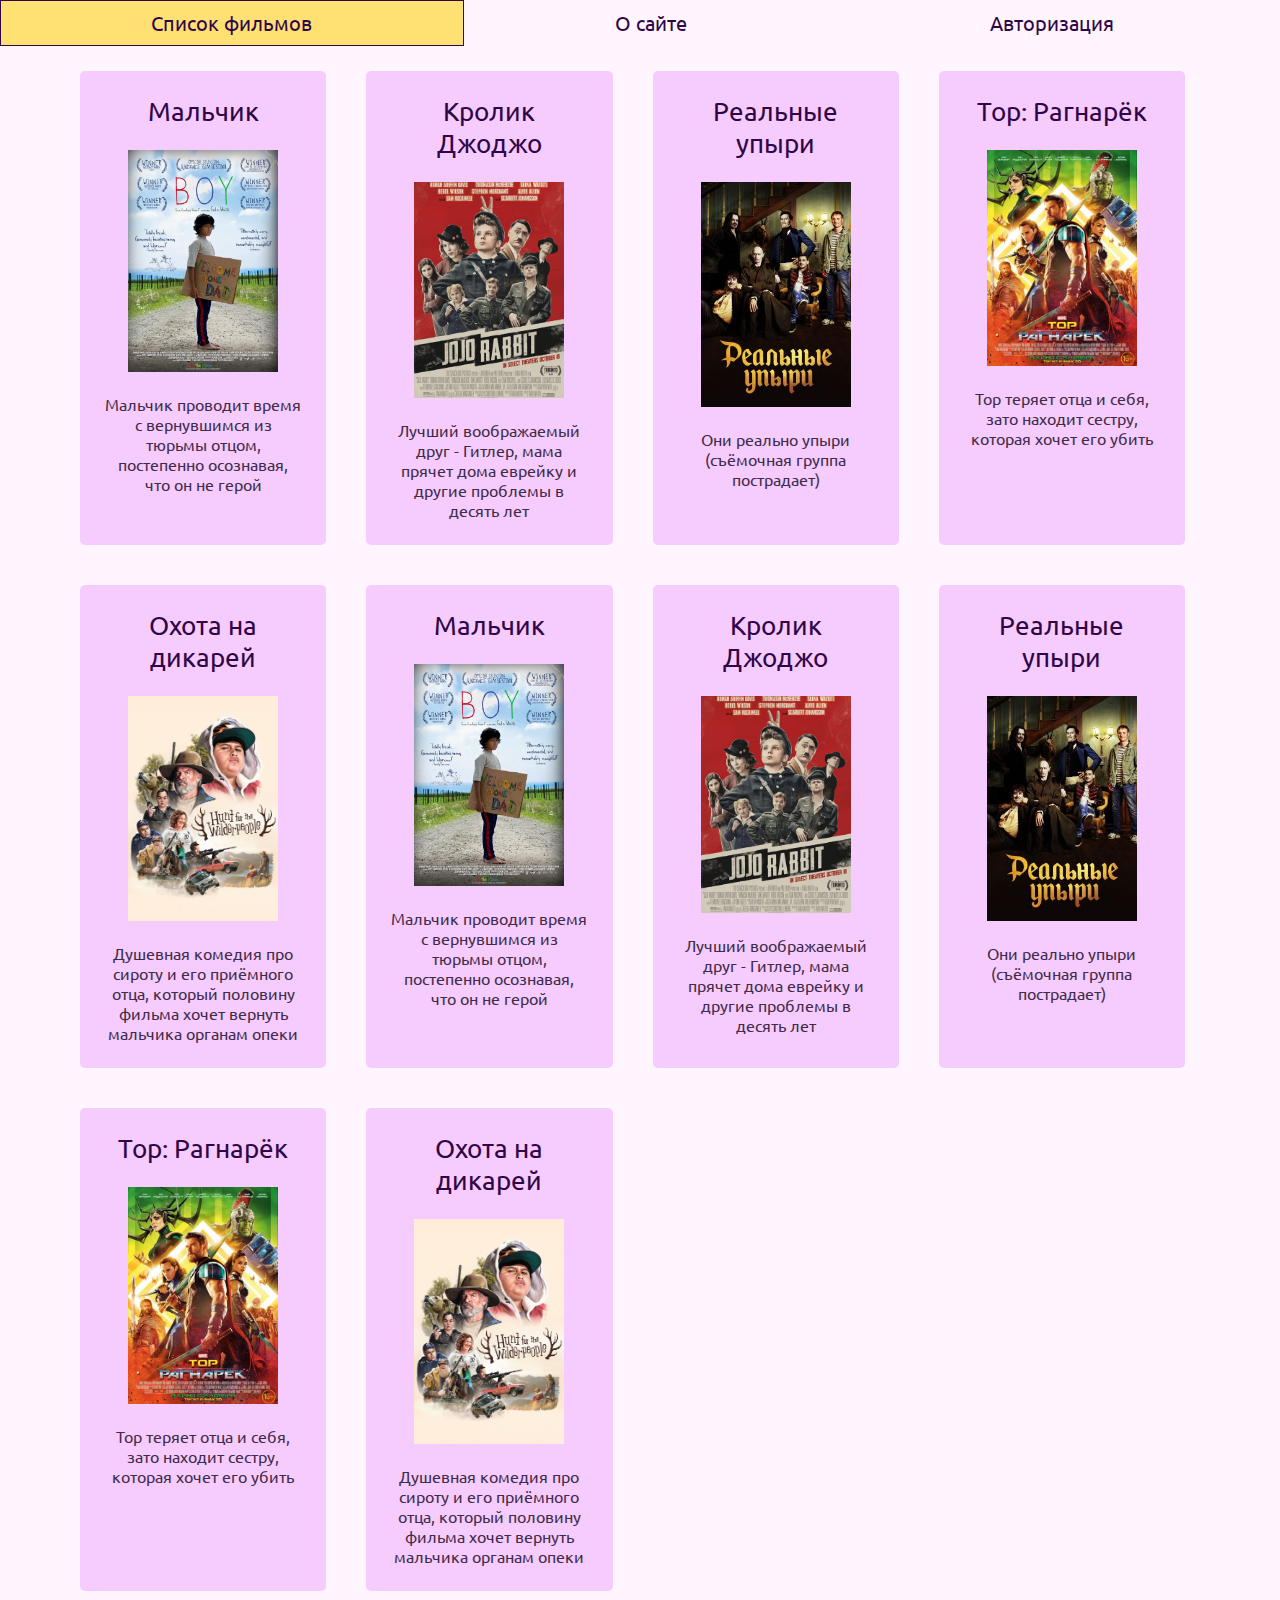
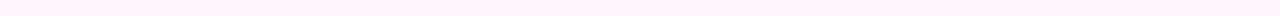
<file: index.html>
<!DOCTYPE html>
<html lang="en">
<head>
    <meta charset="UTF-8">
    <meta name="viewport" content="width=device-width" initial-scale="1.0">
    <title>Cinematik</title>
    <link rel="icon" href="icon-pic.svg" type="image/x-icon">
    <link rel=stylesheet type="text/css" href="styles.css">
    <link rel=stylesheet type="text/css" href="funstuff.css">
    <style>@import url('https://fonts.googleapis.com/css2?family=Ubuntu:wght@400;500&display=swap');</style>
</head>        
<header>
    <div class="button" id="movies-button">Список фильмов</div>
    <div class="button">О сайте</div>
    <div class="button">Авторизация</div>
</header>
<body>
    <div class="container">
        <div class="cards">
        </div>
        <script type="text/javascript" src="script.js"></script>
    </div>
    <div class="funelem first">
        <div class="elem">Lorem ipsum dolor sit amet consectetur, adipisicing elit.</div>
        <div class="elem">Quis hic sit praesentium nemo. Cum ipsa, voluptates id laboriosam, reiciendis quasi necessitatibus nemo tenetur eum veniam, ullam nisi architecto mollitia perferendis.</div>
    </div>
    <div class="funelem second"><div class="elem">Lorem ipsum dolor sit amet consectetur, adipisicing elit.</div>
    <div class="elem">Quis hic sit praesentium nemo. Cum ipsa, voluptates id laboriosam, reiciendis quasi necessitatibus nemo tenetur eum veniam, ullam nisi architecto mollitia perferendis.</div></div>
    <div class="funelem third">
        <select>
            <option value="dark">Тёмная тема</option>
            <option value="light">Светлая тема</option>
        </select>
    </div>
    <div class="funelem fourth"><div class="elem">Lorem ipsum dolor</div></div>
    <div class="funelem fifth">
        <h1>Lorem</h1>
        <h1>ipsum</h1>
        <h1>dolor</h1>
        <h1>sit</h1>
        <h1>amet</h1>
    </div>
    <div class="funelem sixth">
        <div class="elem">Lorem ipsum dolor sit amet consectetur, adipisicing elit.</div>
        <div class="elem">Quis hic sit praesentium nemo. Cum ipsa, voluptates id laboriosam, reiciendis quasi necessitatibus nemo tenetur eum veniam, ullam nisi architecto mollitia perferendis.</div>
        <div class="elem">Lorem ipsum dolor sit amet consectetur, adipisicing elit.</div>
        <div class="elem">Quis hic sit praesentium nemo.</div>
        <div class="elem">Lorem ipsum dolor sit amet consectetur, adipisicing elit.</div>
        <div class="elem">Cum ipsa, voluptates id laboriosam, reiciendis quasi necessitatibus nemo tenetur eum veniam, ullam nisi architecto mollitia perferendis.</div>
    </div>
    <div class="funelem"></div>
    <div class="funelem"></div>
    <div class="funelem"></div>
    <div class="funelem"></div>

</body>
</html>
</file>
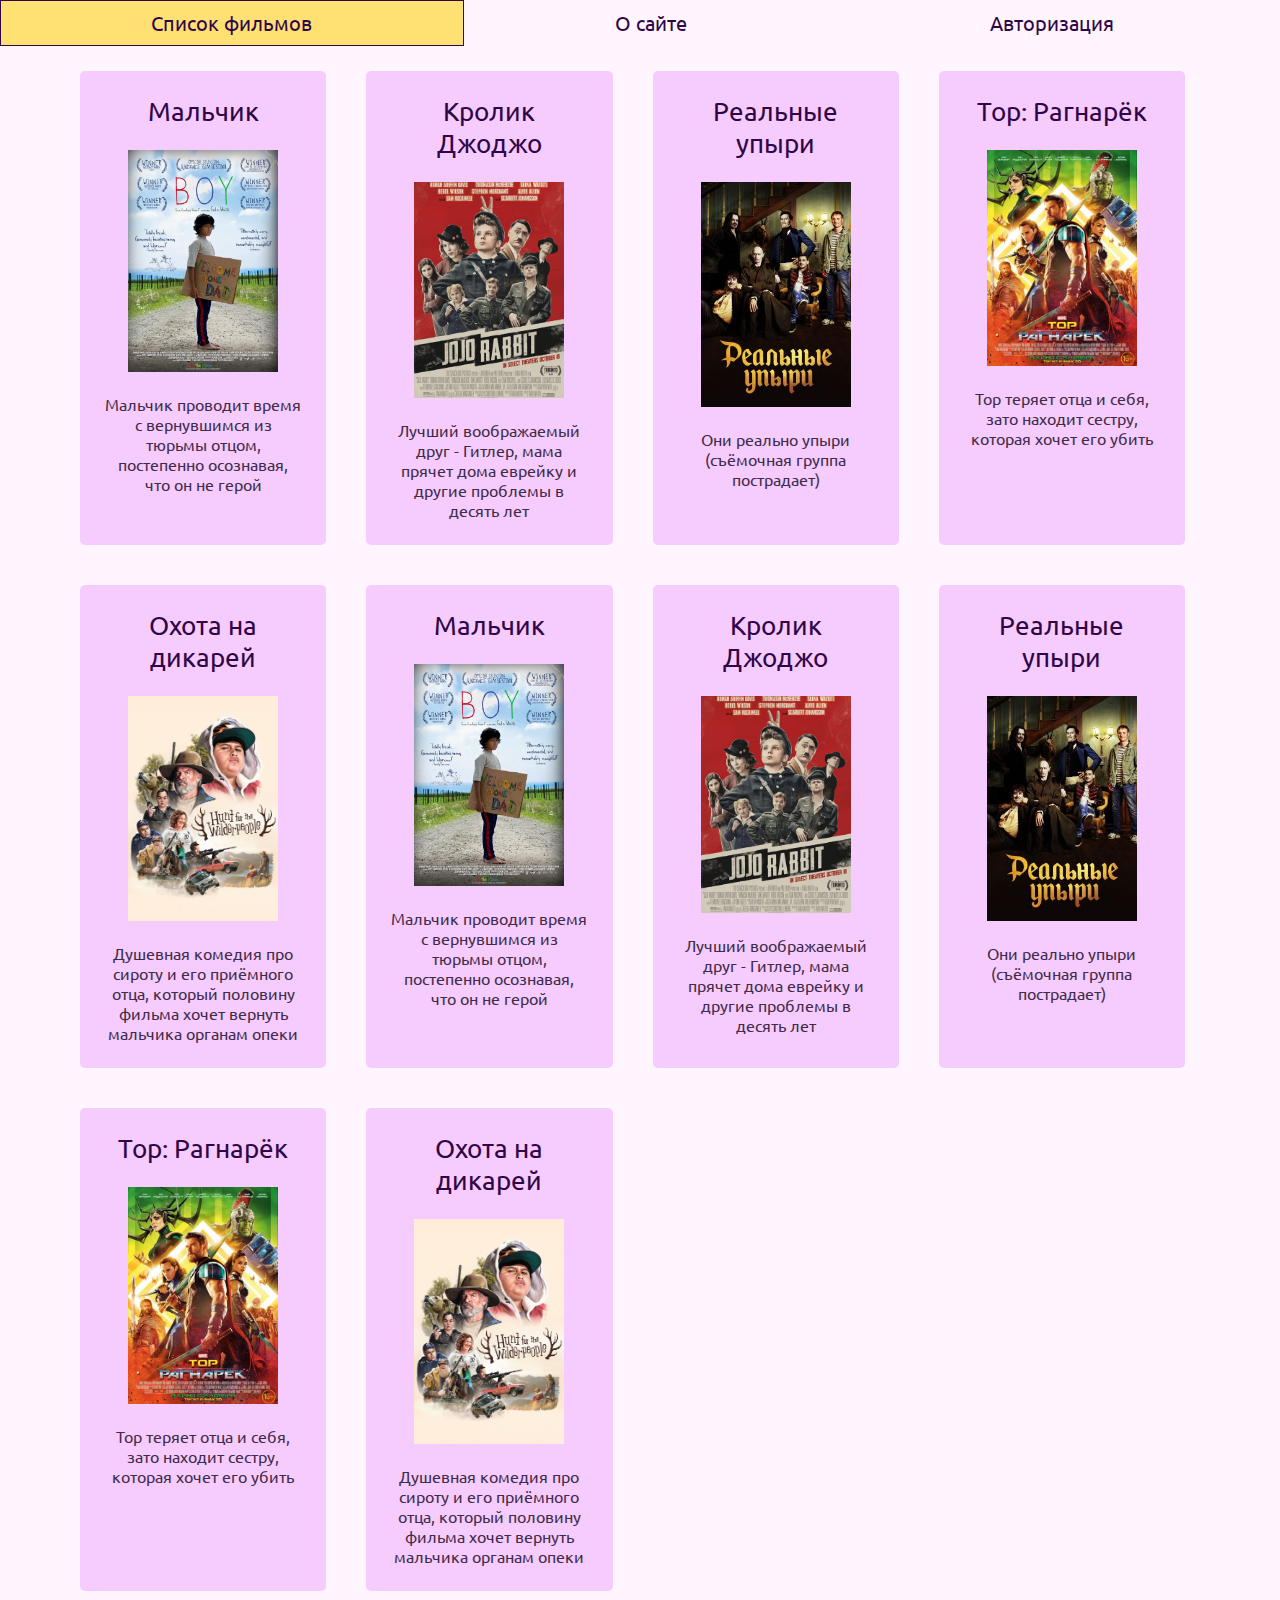
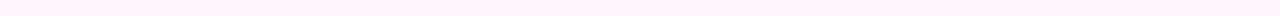
<file: site.html>
<!DOCTYPE html>
<html lang="en">
<head>
    <meta charset="UTF-8">
    <meta name="viewport" content="width=device-width", initial-scale=1.0">
    <title>Cinematik</title>
    <link rel="icon" href="icon-pic.svg" type="image/x-icon">
    <link rel=stylesheet type="text/css" href="styles.css">
    <link rel=stylesheet type="text/css" href="funstuff.css">
    <style>@import url('https://fonts.googleapis.com/css2?family=Ubuntu:wght@400;500&display=swap');</style>
</head>        
<header>
    <div class="button" id="movies-button">Список фильмов</div>
    <div class="button">О сайте</div>
    <div class="button">Авторизация</div>
</header>
<body>
    <div class="container">
        <div class="cards">
        </div>
        <script type="text/javascript" src="script.js"></script>
    </div>
    <div class="funelem first">
        <div class="elem">Lorem ipsum dolor sit amet consectetur, adipisicing elit.</div>
        <div class="elem">Quis hic sit praesentium nemo. Cum ipsa, voluptates id laboriosam, reiciendis quasi necessitatibus nemo tenetur eum veniam, ullam nisi architecto mollitia perferendis.</div>
    </div>
    <div class="funelem second"><div class="elem">Lorem ipsum dolor sit amet consectetur, adipisicing elit.</div>
    <div class="elem">Quis hic sit praesentium nemo. Cum ipsa, voluptates id laboriosam, reiciendis quasi necessitatibus nemo tenetur eum veniam, ullam nisi architecto mollitia perferendis.</div></div>
    <div class="funelem third">
        <select>
            <option value="dark">Тёмная тема</option>
            <option value="light">Светлая тема</option>
        </select>
    </div>
    <div class="funelem fourth"><div class="elem">Lorem ipsum dolor</div></div>
    <div class="funelem fifth">
        <h1>Lorem</h1>
        <h1>ipsum</h1>
        <h1>dolor</h1>
        <h1>sit</h1>
        <h1>amet</h1>
    </div>
    <div class="funelem sixth">
        <div class="elem">Lorem ipsum dolor sit amet consectetur, adipisicing elit.</div>
        <div class="elem">Quis hic sit praesentium nemo. Cum ipsa, voluptates id laboriosam, reiciendis quasi necessitatibus nemo tenetur eum veniam, ullam nisi architecto mollitia perferendis.</div>
        <div class="elem">Lorem ipsum dolor sit amet consectetur, adipisicing elit.</div>
        <div class="elem">Quis hic sit praesentium nemo.</div>
        <div class="elem">Lorem ipsum dolor sit amet consectetur, adipisicing elit.</div>
        <div class="elem">Cum ipsa, voluptates id laboriosam, reiciendis quasi necessitatibus nemo tenetur eum veniam, ullam nisi architecto mollitia perferendis.</div>
    </div>
    <div class="funelem"></div>
    <div class="funelem"></div>
    <div class="funelem"></div>
    <div class="funelem"></div>

</body>
</html>
</file>
<file: styles.css>
:root {
    --text: #300548;
    --background: #fef5fe;
    --primary: #f6ccff;
    --secondary: #ffe072;
    --accent: #ffb117;
    --primary-shade: #c943e7;
    --text-dim: #3f2b4a;

    --transition-speed: 0.2s;
}

html {
    background-color: var(--background);
    font-family: "Ubuntu", sans-serif;
    font-weight: 400;
    color: var(--text);
    scrollbar-gutter: stable;
}

body {
    margin: 0;
}

p {
    margin: 10px;
    padding: 5px;
    text-align: center;
}

.description {
    color: var(--text-dim);
}

header {
    display: flex;
    width: 100%;
    color: var(--text);
    font-size: 1.25rem;
    align-items: center;
    * {
        flex-grow: 1;
        text-align: center;
        padding: 10px 15px;
        transition: var(--transition-speed);
    }
    *:hover {
        background-color: var(--secondary);
        box-shadow:0px 0px 0px 1px var(--text) inset;
    }
}

.cards {
    display: block;
    padding: 5px 60px;
}

.cards > * {
    display: flex;
    align-items: center;
    flex-direction: column;
    box-sizing: border-box;
    gap: 7px;
    padding: 10px;
    margin: 20px;
    border-radius: 5px;
    background-color: var(--primary);
    transition: var(--transition-speed);
}

.cards > *:hover {
    background-color: var(--primary-shade);
    .description, .title {
        color: var(--background);
    }
    img {
        box-shadow: 0px 0px 0px 2px var(--background);
    }
}

img {
    max-width: 150px;
    height: auto;
}

.title {
    font-size: 1.6em;
}

@media (min-width: 400px) {
    .cards {
        display: grid;
        grid-template-columns: repeat(2, 1fr);
    }
}

@media (min-width: 730px) {
    .cards {
        grid-template-columns: repeat(2, 1fr);
    }
}

@media (min-width: 1000px) {
    .cards {
        grid-template-columns: repeat(3, 1fr);
    }
}

@media (min-width: 1200px) {
    .cards {
        grid-template-columns: repeat(4, 1fr);
    }
}
</file>
<file: funstuff.css>
:root {
    --text: #300548;
    --background: #fef5fe;
    --primary: #f6ccff;
    --secondary: #ffe072;
    --accent: #ffb117;
    --primary-shade: #c943e7;
    --text-dim: #3f2b4a;
    counter-reset: headings;
}

.funelem:not(:empty) {
    border-top: var(--secondary) solid 2px;
    padding: 20px;
}

.elem {
    padding: 10px;
    margin: 20px;
    width: 300px;
    border-radius: 5px;
    background-color: var(--primary);
    overflow: hidden;
}

.first > .elem:hover {
    resize: both;
}

.second {
    background: no-repeat url('./background.avif');
    .elem {
        background-color: rgba(255, 255, 255, 0.2);
        color: white;
        backdrop-filter: blur(10px);
        border: rgba(255, 255, 255, 0.7) solid 1px;
    }
}

.third:has(option[value='dark']:checked) {
    background-color: #3f2b4a;
    color: white;
    select {
        color: white;
        background-color: #9d1fb9;
    }
}

.fourth {
    font-size: 300%;
    font-weight: 600;
    .elem {
        background: linear-gradient(to right, #9d1fb9, #ffb117);
        background-clip: text;
        color: transparent;
    }
}

.fifth {
    h1 {
        counter-increment: headings;
    }
    h1::before {
        content: counter(headings);
        padding: 7px 13px;
        margin-right: 10px;
        background-color: #c943e7;
        color: #fef5fe;
    }
}

.sixth {
    display: flex;
    transform-style: preserve-3d;
    transform: perspective(1000px);
    .elem {
        transition: .5s;
        background-color: var(--text);
    }
    .elem:hover {
        background-color: #f6ccff;
        transform: translateZ(100px);
    }
    .elem:hover + * {
        background-color: #bc58d3;
        transform: translateZ(50px) rotateY(20deg);
    }
    .elem:hover + * + *{
        background-color: #8315be;
        transform: translateZ(20px) rotateY(5deg);
    }
    .elem:has(+ *:hover) {
        background-color: #bc58d3;
        transform: translateZ(50px) rotateY(-20deg);
    }
    .elem:has(+ * + *:hover) {
        background-color: #8315be;
        transform: translateZ(20px) rotateY(-5deg);
    }
}

/* remove when experimenting */
.funelem {
    display: none;
}
</file>
